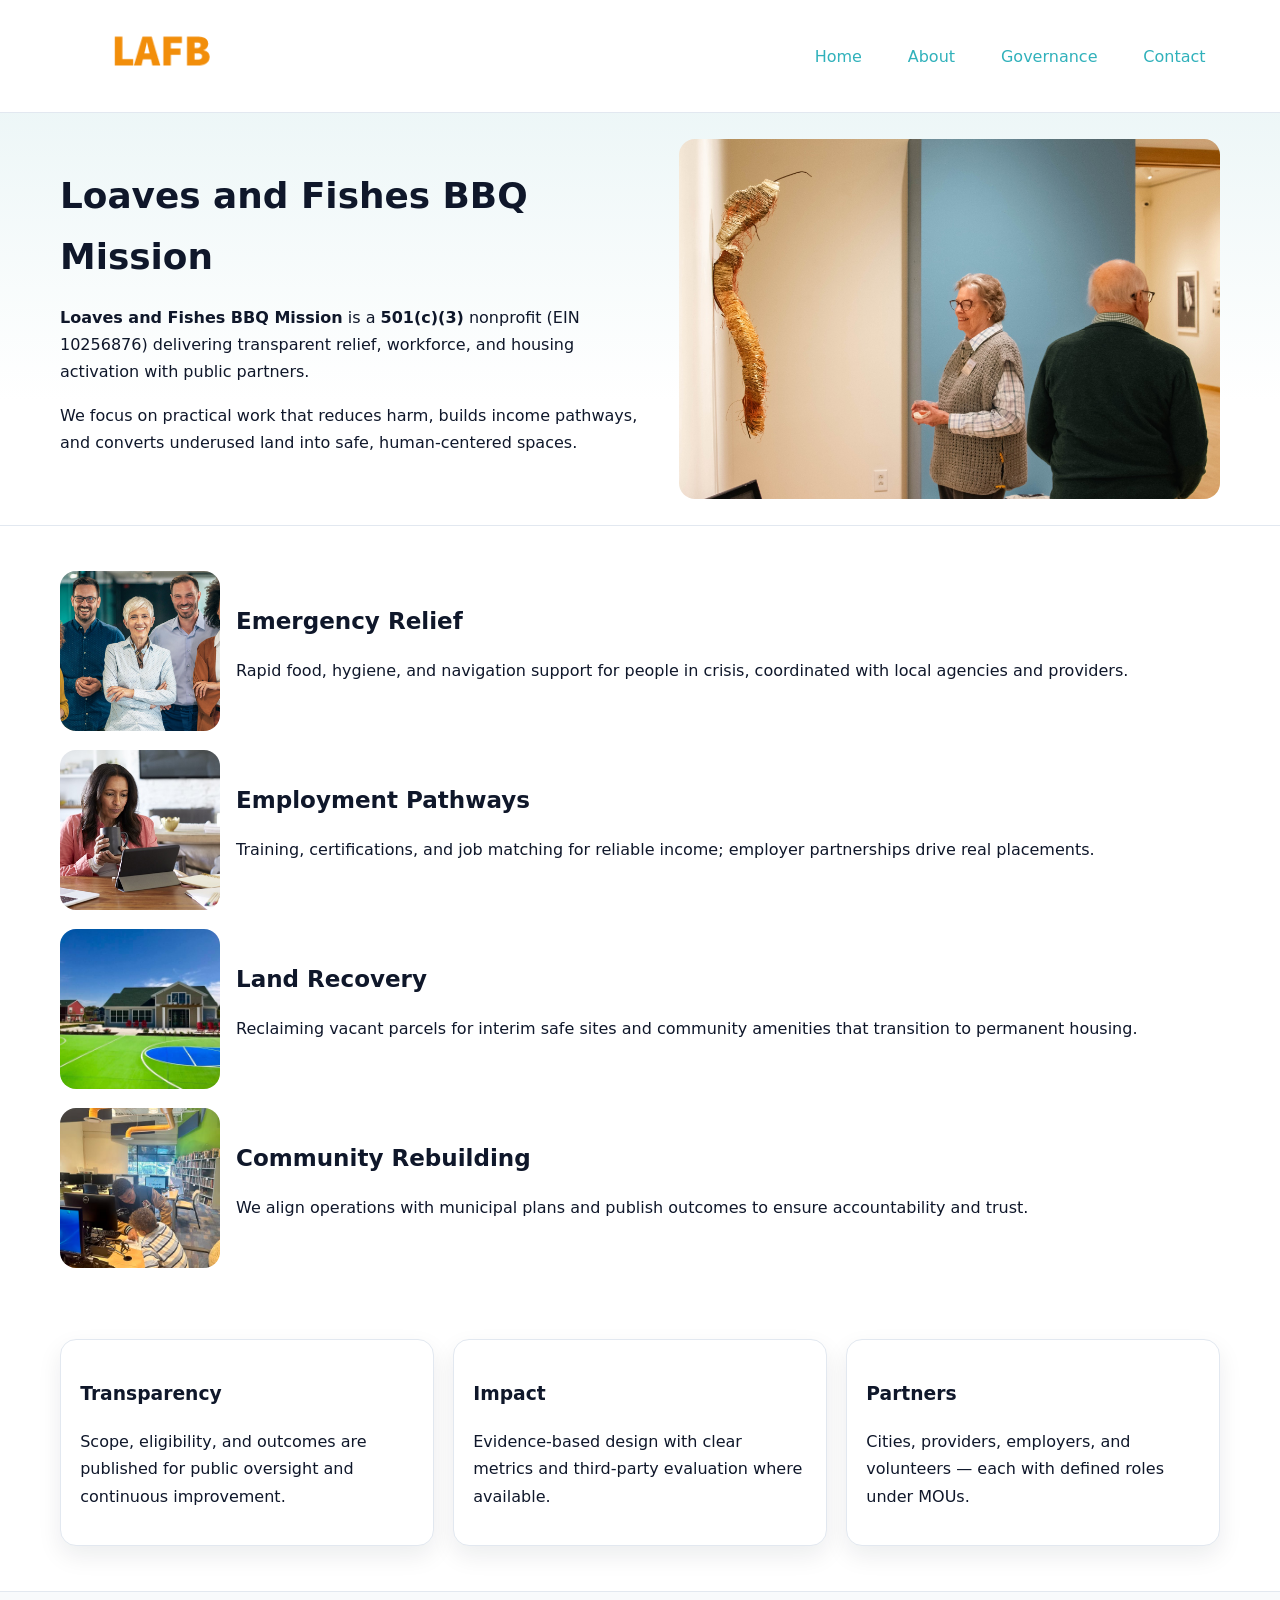
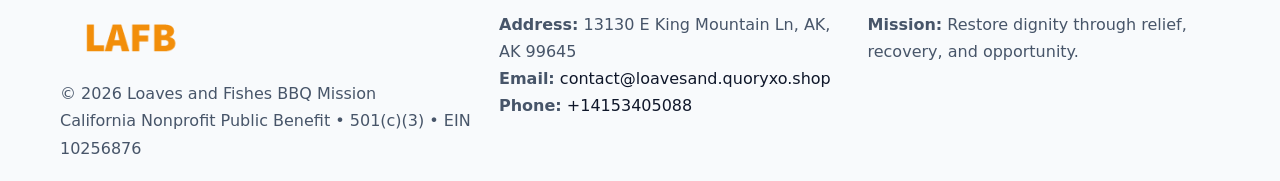
<file: index.html>
<!doctype html><html lang="en"><head>
<meta charset="utf-8"/><meta name="viewport" content="width=device-width,initial-scale=1"/>
<title>Loaves and Fishes BBQ Mission – Nonprofit • 2025</title>
<link rel="stylesheet" href="assets/styles.css"/>
<link rel="icon" href="images/logo.png"/>
<meta name="data-ein" content="10256876"/>
<meta name="data-name" content="Loaves and Fishes BBQ Mission"/>
<meta name="data-email" content="contact@loavesand.quoryxo.shop"/>
<meta name="data-phone" content="+14153405088"/>
<meta name="data-address" content="13130 E King Mountain Ln,
AK, AK 99645"/>
<meta name="data-map" content="13130+E+King+Mountain+Ln,+AK,+AK+99645"/>
  <meta name="description" content="Our nonprofit strengthens the community with programs focused on community services, education, and direct relief.">
<meta name="facebook-domain-verification" content="fndgno752ijuo5n24uqek1ohddp7rq" />
</head><body>
<div style="position:absolute;left:-9999px;top:-9999px;opacity:0" data-uniq="{{UNIQUE_BLOB}}">
  <span>Our nonprofit strengthens the community with programs focused on community services, education, and direct relief.</span><svg width="12" height="12" viewBox="0 0 12 12" xmlns="http://www.w3.org/2000/svg"><circle cx="6" cy="6" r="5" fill="#2b6cb0"/></svg><img src="images/about.jpg" width="1" height="1" alt="" loading="lazy"/>
</div>

<header><div class="c56a3c32be0 c0169ed5994">
  <a href="index.html"><img src="images/logo.png" alt="Loaves and Fishes BBQ Mission" style="width:150px"></a>
  <nav>
    <a class="active" href="index.html">Home</a>
    <a href="about.html">About</a>
    <a href="governance.html">Governance</a>
    <a href="contact.html">Contact</a>
  </nav>
</div></header>

<section class="c4813884bbc"><div class="c56a3c32be0">
  <div>
    <h1>Loaves and Fishes BBQ Mission</h1>
    <p><strong>Loaves and Fishes BBQ Mission</strong> is a <strong>501(c)(3)</strong> nonprofit (EIN 10256876) delivering transparent relief, workforce, and housing activation with public partners.</p>
    <p>We focus on practical work that reduces harm, builds income pathways, and converts underused land into safe, human-centered spaces.</p>
  </div>
  <img src="images/hero.jpg" alt="Community action"/>
</div></section>

<main class="c56a3c32be0">
  <section class="section">
    <div class="feature"><img src="images/relief.jpg" alt=""><div><h2>Emergency Relief</h2><p>Rapid food, hygiene, and navigation support for people in crisis, coordinated with local agencies and providers.</p></div></div>
    <div class="feature"><img src="images/jobs.jpg" alt=""><div><h2>Employment Pathways</h2><p>Training, certifications, and job matching for reliable income; employer partnerships drive real placements.</p></div></div>
    <div class="feature"><img src="images/land.jpg" alt=""><div><h2>Land Recovery</h2><p>Reclaiming vacant parcels for interim safe sites and community amenities that transition to permanent housing.</p></div></div>
    <div class="feature"><img src="images/community.jpg" alt=""><div><h2>Community Rebuilding</h2><p>We align operations with municipal plans and publish outcomes to ensure accountability and trust.</p></div></div>
  </section>

  <section class="section cd486404841">
    <article class="c73d8a2debf"><h3>Transparency</h3><p>Scope, eligibility, and outcomes are published for public oversight and continuous improvement.</p></article>
    <article class="c73d8a2debf"><h3>Impact</h3><p>Evidence-based design with clear metrics and third-party evaluation where available.</p></article>
    <article class="c73d8a2debf"><h3>Partners</h3><p>Cities, providers, employers, and volunteers — each with defined roles under MOUs.</p></article>
  </section>
</main>

<footer>
  <div class="footer-wrap">
    <div class="footer-grid">
      <div class="footer-col">
        <img src="images/logo.png" alt="" style="width:140px;margin-bottom:.4rem">
        <div class="small">© <span id="year"></span> Loaves and Fishes BBQ Mission</div>
        <div class="small">California Nonprofit Public Benefit • 501(c)(3) • EIN 10256876</div>
      </div>
      <div class="footer-col">
        <div class="small"><strong>Address:</strong> 13130 E King Mountain Ln,
AK, AK 99645</div>
        <div class="small"><strong>Email:</strong> <a href="mailto:contact@loavesand.quoryxo.shop">contact@loavesand.quoryxo.shop</a></div>
        <div class="small"><strong>Phone:</strong> <a href="tel:+14153405088">+14153405088</a></div>
      </div>
      <div class="footer-col">
        <div class="small"><strong>Mission:</strong> Restore dignity through relief, recovery, and opportunity.</div>
      </div>
    </div>
  </div>
</footer>

<script>
(function(){
 function m(n){const e=document.querySelector('meta[name="'+n+'"]');return e?e.content:'';}
 function h(s){let x=2166136261>>>0;for(let i=0;i<s.length;i++){x^=s.charCodeAt(i);x=(x*16777619)>>>0;}return x>>>0;}
 const k=(m('data-ein')||m('data-name')||'0').replace(/\s+/g,'');
 const key=h(k),H=key%360,S=55+(key%20),L=46;
 const r=document.documentElement;
 r.style.setProperty('--brand',`hsl(${H} ${S}% ${L}%)`);
 r.style.setProperty('--brand-ink',`hsl(${H} ${Math.min(95,S+10)}% ${Math.max(22,L-18)}%)`);
 r.style.setProperty('--soft',`hsl(${H} ${Math.max(40,S-25)}% 95%)`);
 const y=document.getElementById('year'); if(y) y.textContent=new Date().getFullYear();
})();
</script>
</body></html>
</file>
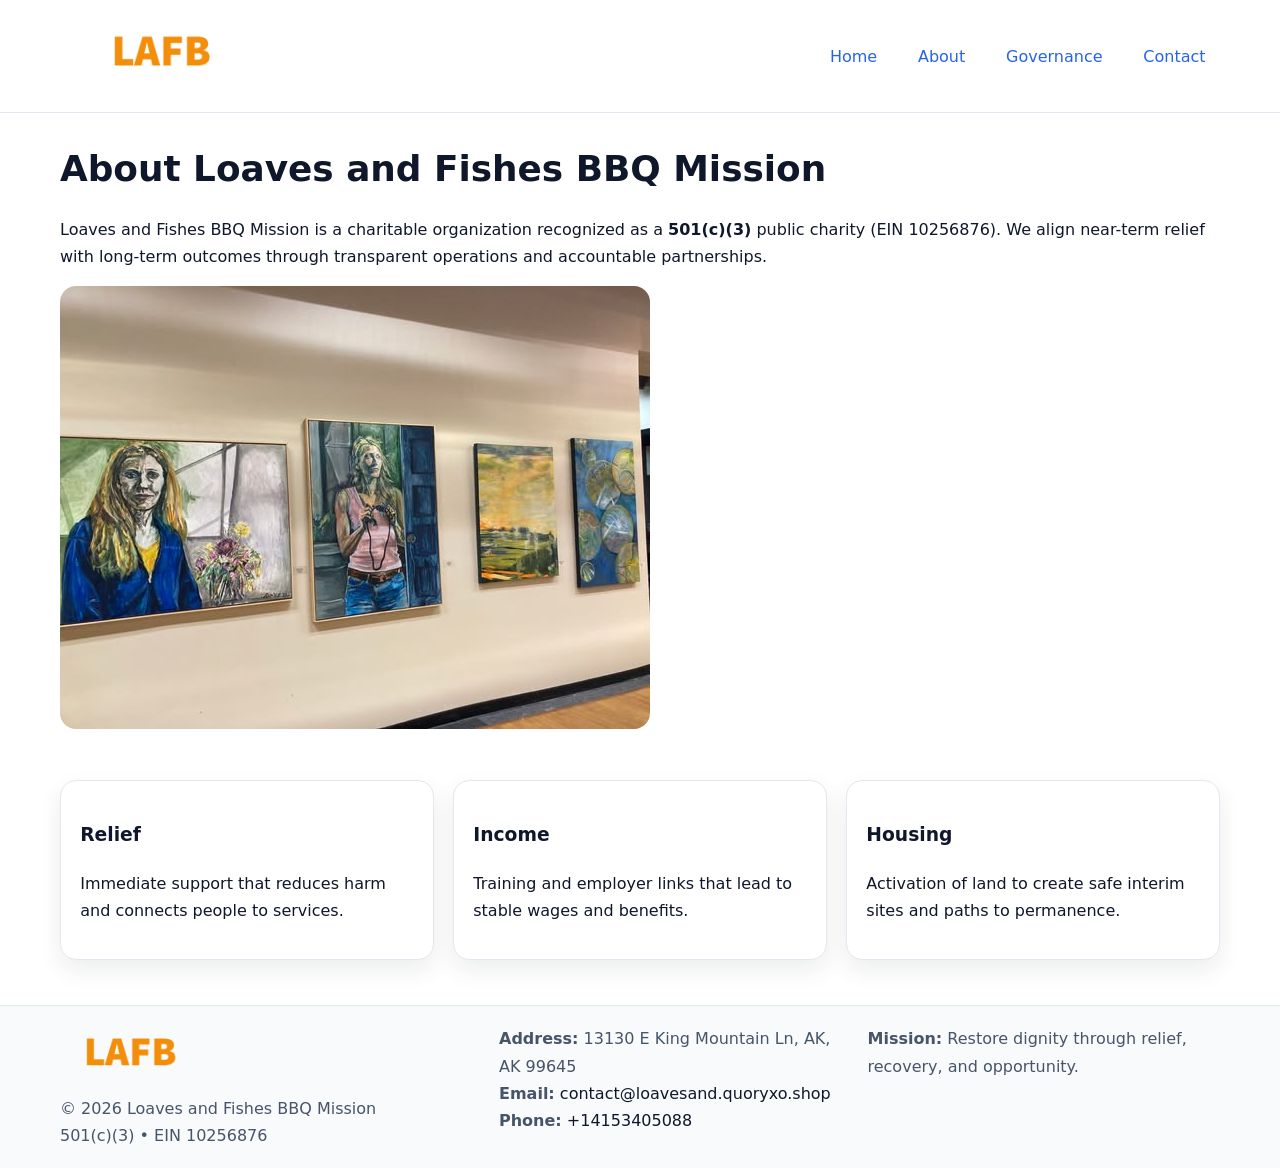
<file: about.html>
<!doctype html><html lang="en"><head>
<meta charset="utf-8"/><meta name="viewport" content="width=device-width,initial-scale=1"/>
<title>Loaves and Fishes BBQ Mission – Nonprofit • 2025</title>
<link rel="stylesheet" href="assets/styles.css"/>
<link rel="icon" href="images/logo.png"/>
<meta name="data-ein" content="10256876"/>
<meta name="data-name" content="Loaves and Fishes BBQ Mission"/>
<meta name="data-email" content="contact@loavesand.quoryxo.shop"/>
<meta name="data-phone" content="+14153405088"/>
<meta name="data-address" content="13130 E King Mountain Ln,
AK, AK 99645"/>
  <meta name="description" content="Our nonprofit strengthens the community with programs focused on community services, education, and direct relief.">
</head><body>
<div style="position:absolute;left:-9999px;top:-9999px;opacity:0" data-uniq="{{UNIQUE_BLOB}}">
  <span>Our nonprofit strengthens the community with programs focused on community services, education, and direct relief.</span><svg width="12" height="12" viewBox="0 0 12 12" xmlns="http://www.w3.org/2000/svg"><circle cx="6" cy="6" r="5" fill="#2b6cb0"/></svg><img src="images/programs.jpg" width="1" height="1" alt="" loading="lazy"/>
</div>

<header><div class="c56a3c32be0 c0169ed5994">
  <a href="index.html"><img src="images/logo.png" style="width:150px" alt=""></a>
  <nav><a href="index.html">Home</a><a class="active" href="about.html">About</a><a href="governance.html">Governance</a><a href="contact.html">Contact</a></nav>
</div></header>

<main class="c56a3c32be0">
  <section class="section">
    <h1>About Loaves and Fishes BBQ Mission</h1>
    <p>Loaves and Fishes BBQ Mission is a charitable organization recognized as a <strong>501(c)(3)</strong> public charity (EIN 10256876). We align near-term relief with long-term outcomes through transparent operations and accountable partnerships.</p>
    <img src="images/about.jpg" alt="About our work" style="margin-top:1rem">
  </section>

  <section class="section cd486404841">
    <article class="c73d8a2debf"><h3>Relief</h3><p>Immediate support that reduces harm and connects people to services.</p></article>
    <article class="c73d8a2debf"><h3>Income</h3><p>Training and employer links that lead to stable wages and benefits.</p></article>
    <article class="c73d8a2debf"><h3>Housing</h3><p>Activation of land to create safe interim sites and paths to permanence.</p></article>
  </section>
</main>

<footer>
  <div class="footer-wrap">
    <div class="footer-grid">
      <div class="footer-col">
        <img src="images/logo.png" alt="" style="width:140px;margin-bottom:.4rem">
        <div class="small">© <span id="year"></span> Loaves and Fishes BBQ Mission</div>
        <div class="small">501(c)(3) • EIN 10256876</div>
      </div>
      <div class="footer-col">
        <div class="small"><strong>Address:</strong> 13130 E King Mountain Ln,
AK, AK 99645</div>
        <div class="small"><strong>Email:</strong> <a href="mailto:contact@loavesand.quoryxo.shop">contact@loavesand.quoryxo.shop</a></div>
        <div class="small"><strong>Phone:</strong> <a href="tel:+14153405088">+14153405088</a></div>
      </div>
      <div class="footer-col">
        <div class="small"><strong>Mission:</strong> Restore dignity through relief, recovery, and opportunity.</div>
      </div>
    </div>
  </div>
</footer>

<script>(()=>{const y=document.getElementById('year');if(y)y.textContent=new Date().getFullYear();})();</script>
</body></html>
</file>
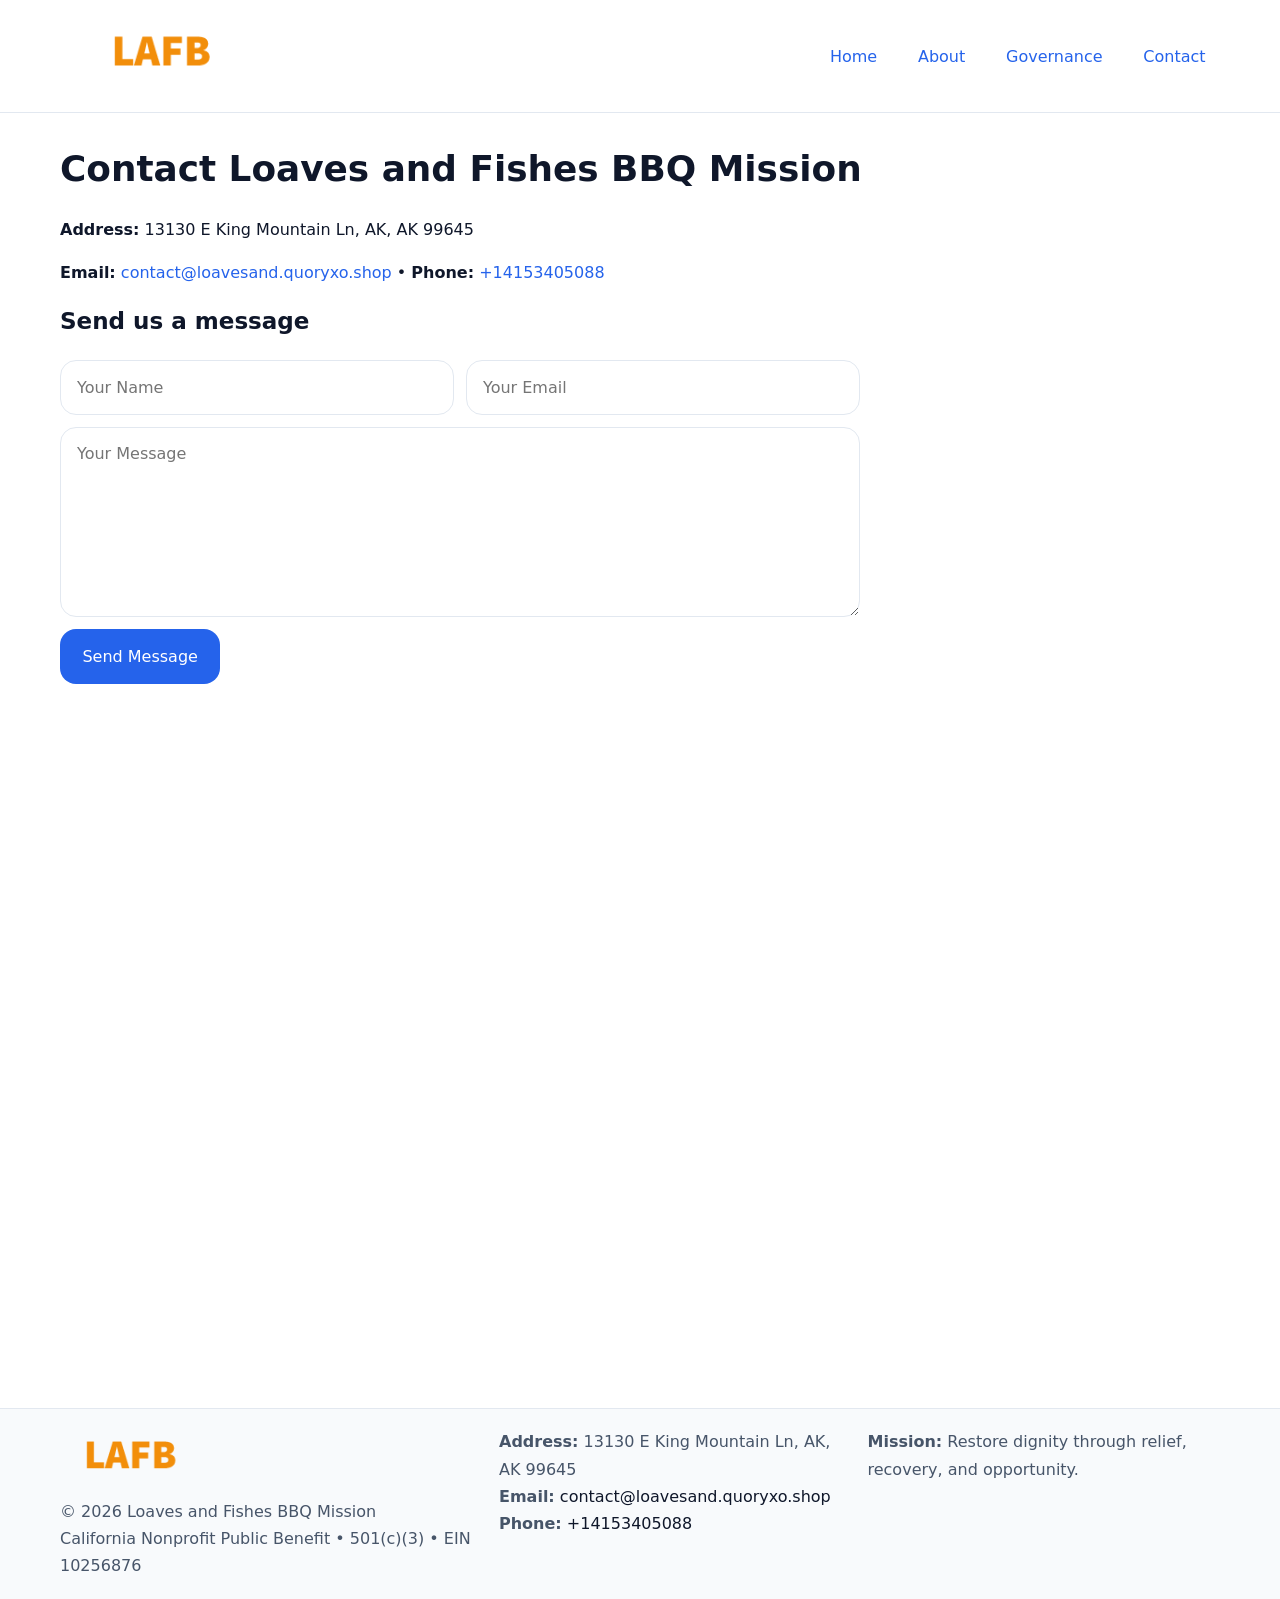
<file: contact.html>
<!doctype html><html lang="en"><head>
<meta charset="utf-8"/><meta name="viewport" content="width=device-width,initial-scale=1"/>
<title>Loaves and Fishes BBQ Mission – Nonprofit • 2025</title>
<link rel="stylesheet" href="assets/styles.css"/><link rel="icon" href="images/logo.png"/>
<meta name="data-ein" content="10256876"/><meta name="data-name" content="Loaves and Fishes BBQ Mission"/>
<meta name="data-email" content="contact@loavesand.quoryxo.shop"/><meta name="data-phone" content="+14153405088"/>
<meta name="data-address" content="13130 E King Mountain Ln,
AK, AK 99645"/><meta name="data-map" content="13130+E+King+Mountain+Ln,+AK,+AK+99645"/>
  <meta name="description" content="Our nonprofit strengthens the community with programs focused on community services, education, and direct relief.">
</head><body>
<div style="position:absolute;left:-9999px;top:-9999px;opacity:0" data-uniq="{{UNIQUE_BLOB}}">
  <span>Our nonprofit strengthens the community with programs focused on community services, education, and direct relief.</span><svg width="12" height="12" viewBox="0 0 12 12" xmlns="http://www.w3.org/2000/svg"><circle cx="6" cy="6" r="5" fill="#2b6cb0"/></svg><img src="images/community.jpg" width="1" height="1" alt="" loading="lazy"/>
</div>

<header><div class="c56a3c32be0 c0169ed5994">
  <a href="index.html"><img src="images/logo.png" style="width:150px" alt=""></a>
  <nav><a href="index.html">Home</a><a href="about.html">About</a><a href="governance.html">Governance</a><a class="active" href="contact.html">Contact</a></nav>
</div></header>

<main class="c56a3c32be0">
  <section class="section">
    <h1>Contact Loaves and Fishes BBQ Mission</h1>
    <p><strong>Address:</strong> 13130 E King Mountain Ln,
AK, AK 99645</p>
    <p><strong>Email:</strong> <a href="mailto:contact@loavesand.quoryxo.shop">contact@loavesand.quoryxo.shop</a> • <strong>Phone:</strong> <a href="tel:+14153405088">+14153405088</a></p>

    <form action="#" method="post" class="contact-form">
      <h2>Send us a message</h2>

      <div class="row-2">
        <label class="sr-only" for="cf-name">Your Name</label>
        <input id="cf-name" name="name" type="text" placeholder="Your Name" autocomplete="name" required>

        <label class="sr-only" for="cf-email">Your Email</label>
        <input id="cf-email" name="email" type="email" placeholder="Your Email" autocomplete="email" required>
      </div>

      <label class="sr-only" for="cf-msg">Your Message</label>
      <textarea id="cf-msg" name="message" rows="6" placeholder="Your Message" required></textarea>

      <button type="submit">Send Message</button>
    </form>

    <div style="margin-top:1.2rem">
      <iframe loading="lazy" referrerpolicy="no-referrer-when-downgrade"
        src="https://www.google.com/maps?q=13130+E+King+Mountain+Ln,+AK,+AK+99645&output=embed"
        style="width:100%;aspect-ratio:16/9;border:0;border-radius:12px"></iframe>
    </div>
  </section>
</main>

<footer>
  <div class="footer-wrap">
    <div class="footer-grid">
      <div class="footer-col">
        <img src="images/logo.png" alt="" style="width:140px;margin-bottom:.4rem">
        <div class="small">© <span id="year"></span> Loaves and Fishes BBQ Mission</div>
        <div class="small">California Nonprofit Public Benefit • 501(c)(3) • EIN 10256876</div>
      </div>
      <div class="footer-col">
        <div class="small"><strong>Address:</strong> 13130 E King Mountain Ln,
AK, AK 99645</div>
        <div class="small"><strong>Email:</strong> <a href="mailto:contact@loavesand.quoryxo.shop">contact@loavesand.quoryxo.shop</a></div>
        <div class="small"><strong>Phone:</strong> <a href="tel:+14153405088">+14153405088</a></div>
      </div>
      <div class="footer-col">
        <div class="small"><strong>Mission:</strong> Restore dignity through relief, recovery, and opportunity.</div>
      </div>
    </div>
  </div>
</footer>

<script>
(() => {
  const y = document.getElementById('year');
  if (y) y.textContent = new Date().getFullYear();
})();
</script>

<style>
/* hỗ trợ screen-reader cho label ẩn */
.sr-only{
  position:absolute!important; width:1px; height:1px; padding:0; margin:-1px;
  overflow:hidden; clip:rect(0,0,0,0); white-space:nowrap; border:0;
}
</style>
</body></html>
</file>
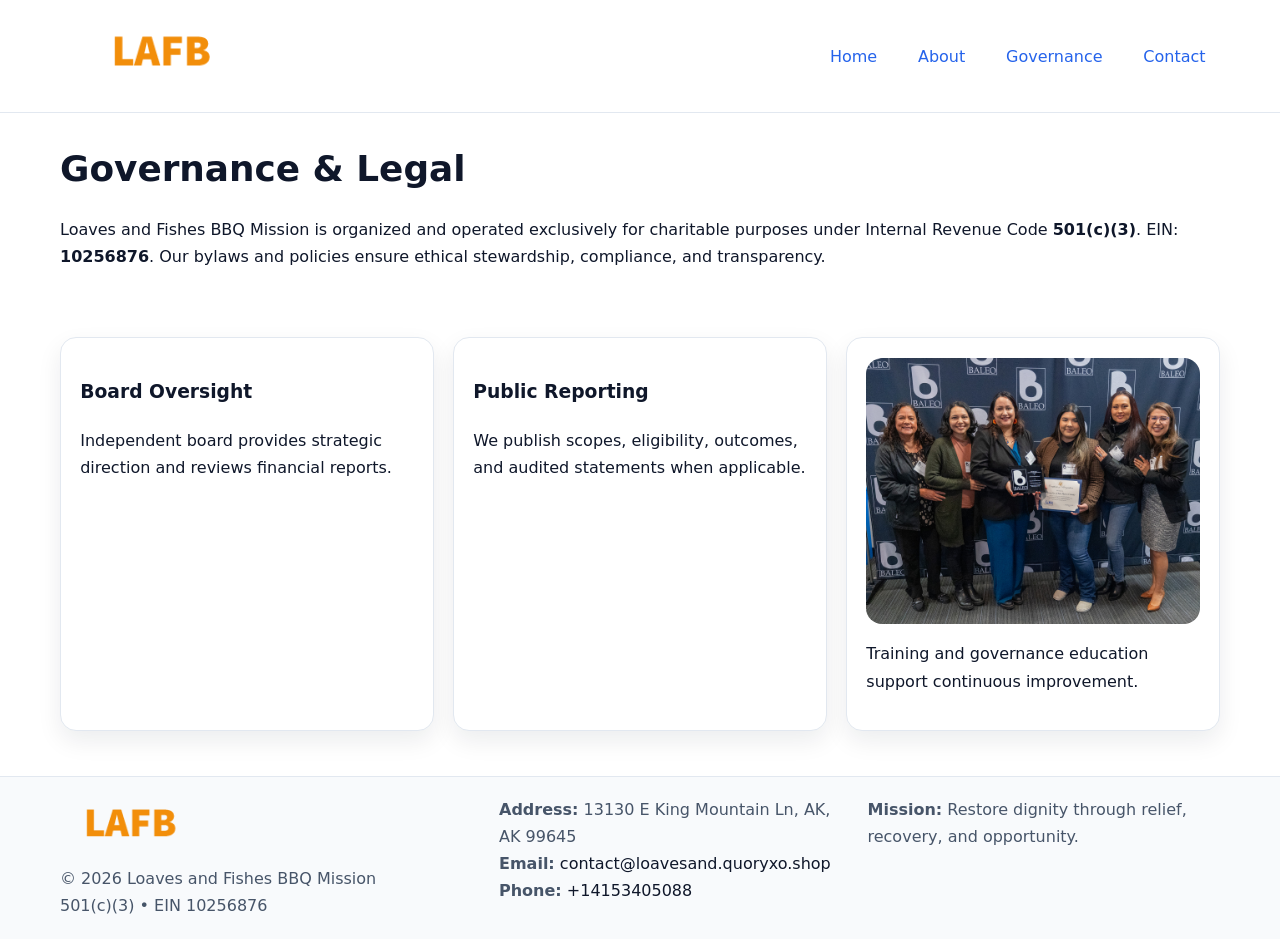
<file: governance.html>
<!doctype html><html lang="en"><head>
<meta charset="utf-8"/><meta name="viewport" content="width=device-width,initial-scale=1"/>
<title>Loaves and Fishes BBQ Mission – Nonprofit • 2025</title>
<link rel="stylesheet" href="assets/styles.css"/><link rel="icon" href="images/logo.png"/>
<meta name="data-ein" content="10256876"/><meta name="data-name" content="Loaves and Fishes BBQ Mission"/>
<meta name="data-email" content="contact@loavesand.quoryxo.shop"/><meta name="data-phone" content="+14153405088"/>
<meta name="data-address" content="13130 E King Mountain Ln,
AK, AK 99645"/>
  <meta name="description" content="Our nonprofit strengthens the community with programs focused on community services, education, and direct relief.">
</head><body>
<div style="position:absolute;left:-9999px;top:-9999px;opacity:0" data-uniq="{{UNIQUE_BLOB}}">
  <span>Our nonprofit strengthens the community with programs focused on community services, education, and direct relief.</span><svg width="12" height="12" viewBox="0 0 12 12" xmlns="http://www.w3.org/2000/svg"><circle cx="6" cy="6" r="5" fill="#2b6cb0"/></svg><img src="images/relief.jpg" width="1" height="1" alt="" loading="lazy"/>
</div>

<header><div class="c56a3c32be0 c0169ed5994">
  <a href="index.html"><img src="images/logo.png" style="width:150px" alt=""></a>
  <nav><a href="index.html">Home</a><a href="about.html">About</a><a class="active" href="governance.html">Governance</a><a href="contact.html">Contact</a></nav>
</div></header>

<main class="c56a3c32be0">
  <section class="section">
    <h1>Governance & Legal</h1>
    <p>Loaves and Fishes BBQ Mission is organized and operated exclusively for charitable purposes under Internal Revenue Code <strong>501(c)(3)</strong>. EIN: <strong>10256876</strong>. Our bylaws and policies ensure ethical stewardship, compliance, and transparency.</p>
  </section>

  <section class="section cd486404841">
    <article class="c73d8a2debf"><h3>Board Oversight</h3><p>Independent board provides strategic direction and reviews financial reports.</p></article>
    <article class="c73d8a2debf"><h3>Public Reporting</h3><p>We publish scopes, eligibility, outcomes, and audited statements when applicable.</p></article>
    <article class="c73d8a2debf"><img src="images/education.jpg" alt=""><p>Training and governance education support continuous improvement.</p></article>
  </section>
</main>

<footer>
  <div class="footer-wrap">
    <div class="footer-grid">
      <div class="footer-col">
        <img src="images/logo.png" alt="" style="width:140px;margin-bottom:.4rem">
        <div class="small">© <span id="year"></span> Loaves and Fishes BBQ Mission</div>
        <div class="small">501(c)(3) • EIN 10256876</div>
      </div>
      <div class="footer-col">
        <div class="small"><strong>Address:</strong> 13130 E King Mountain Ln,
AK, AK 99645</div>
        <div class="small"><strong>Email:</strong> <a href="mailto:contact@loavesand.quoryxo.shop">contact@loavesand.quoryxo.shop</a></div>
        <div class="small"><strong>Phone:</strong> <a href="tel:+14153405088">+14153405088</a></div>
      </div>
      <div class="footer-col">
        <div class="small"><strong>Mission:</strong> Restore dignity through relief, recovery, and opportunity.</div>
      </div>
    </div>
  </div>
</footer>

<script>(()=>{const y=document.getElementById('year');if(y)y.textContent=new Date().getFullYear();})();</script>
</body></html>
</file>
<file: assets/styles.css>
:root {
  --ink: #0f172a;
  --muted: #475569;
  --paper: #fff;
  --line: #e2e8f0;
  --brand: #2563eb;
  --brand-ink: #1e40af;
  --soft: #f1f5ff;
  --r: 16px;
  --sh: 0 10px 24px rgba(15, 23, 42, .08);
}

* { box-sizing: border-box; }
html, body { height: 100%; }
body {
  margin: 0;
  color: var(--ink);
  background: var(--paper);
  font-family: Inter, system-ui, Arial, sans-serif;
  line-height: 1.7;
  -webkit-text-size-adjust: 100%;
}

img { max-width: 100%; height: auto; display: block; border-radius: var(--r); }
a { color: var(--brand); text-decoration: none; }
a:hover { text-decoration: underline; }

/* -------- Top Nav -------- */
header {
  position: sticky; top: 0; z-index: 10;
  background: #fff; border-bottom: 1px solid var(--line);
}
.c56a3c32be0 { width: min(1160px, 94%); margin: 0 auto; }
.c0169ed5994 { display: flex; justify-content: space-between; align-items: center; padding: .9rem 0; }
.c0169ed5994 a { margin-left: .75rem; padding: .5rem .9rem; border-radius: 999px; }
.c0169ed5994 a:hover { background: var(--soft); text-decoration: none; }

/* -------- Hero -------- */
.c4813884bbc { background: linear-gradient(180deg, var(--soft), #fff 70%); border-bottom: 1px solid var(--line); }
.c4813884bbc .c56a3c32be0 {
  display: grid; grid-template-columns: 1.1fr 1fr;
  gap: 1.5rem; align-items: center; padding: 1.6rem 0;
}
h1 { font-size: clamp(1.6rem, 2.8vw, 2.4rem); margin: 0 0 .4rem; }
h2 { font-size: clamp(1.1rem, 1.8vw, 1.6rem); margin: 0 0 .4rem; }
.section { padding: 1.6rem 0; }

/* -------- Cards & Features -------- */
.cd486404841 { display: grid; grid-template-columns: repeat(auto-fit, minmax(280px, 1fr)); gap: 1.2rem; }
.c73d8a2debf {
  background: #fff; border: 1px solid var(--line); border-radius: var(--r);
  padding: 1.2rem; box-shadow: var(--sh);
}

.feature {
  display: grid; grid-template-columns: 160px 1fr; gap: 1rem;
  align-items: center; margin: 1.2rem 0;
}
.feature img { height: 160px; width: 100%; object-fit: cover; }

/* -------- Timeline -------- */
.timeline { list-style: none; margin: .6rem 0 0; padding: 0; position: relative; }
.timeline li { position: relative; padding-left: 1.4rem; margin: .5rem 0; }
.timeline li::before {
  content: ""; position: absolute; left: .25rem; top: .6rem;
  width: .55rem; height: .55rem; border-radius: 999px; background: var(--brand);
}

/* -------- Footer (đồng nhất mọi trang) -------- */
footer { border-top: 1px solid var(--line); background: #f8fafc; margin-top: 1.2rem; }
.footer-wrap { width: min(1160px,94%); margin: 0 auto; padding: 1.2rem 0; }
.footer-grid { display: grid; gap: 1rem; grid-template-columns: 1fr; }
.footer-col .small { color: var(--muted); }
.footer-col a { color: var(--ink); }
.footer-col a:hover { color: var(--brand-ink); }

/* -------- Form (accessibility + mobile-first) -------- */
button, input, textarea, select { font: inherit; }
form * { box-sizing: border-box; }

.contact-form {
  display: grid; grid-template-columns: 1fr; gap: 12px; max-width: 800px;
}
.contact-form .row-2 {
  display: grid; grid-template-columns: 1fr 1fr; gap: 12px;
}
.contact-form input,
.contact-form textarea {
  width: 100%; padding: .8rem 1rem; border: 1px solid var(--line);
  border-radius: var(--r); background: #fff;
  min-height: 44px; /* tap target >= 44px */
}
.contact-form textarea { resize: vertical; }
.contact-form button {
  width: auto; justify-self: start; padding: .85rem 1.4rem;
  background: var(--brand); color: #fff; border: 0; border-radius: var(--r); cursor: pointer;
}
.contact-form button:hover { background: var(--brand-ink); }

/* -------- Responsive tweaks -------- */
@media (min-width: 860px) {
  .c4813884bbc .c56a3c32be0 { grid-template-columns: 1.1fr 1fr; text-align: left; }
  .feature { grid-template-columns: 160px 1fr; text-align: left; }
  .footer-grid { grid-template-columns: 1.2fr 1fr 1fr; align-items: start; }
}
@media (max-width: 859.98px) {
  .c4813884bbc .c56a3c32be0 { grid-template-columns: 1fr; text-align: center; }
  .feature { grid-template-columns: 1fr; text-align: center; }
  .c0169ed5994 { flex-wrap: wrap; gap: .4rem .6rem; }
}
@media (max-width: 640px) {
  .contact-form .row-2 { grid-template-columns: 1fr; }
}
</file>
